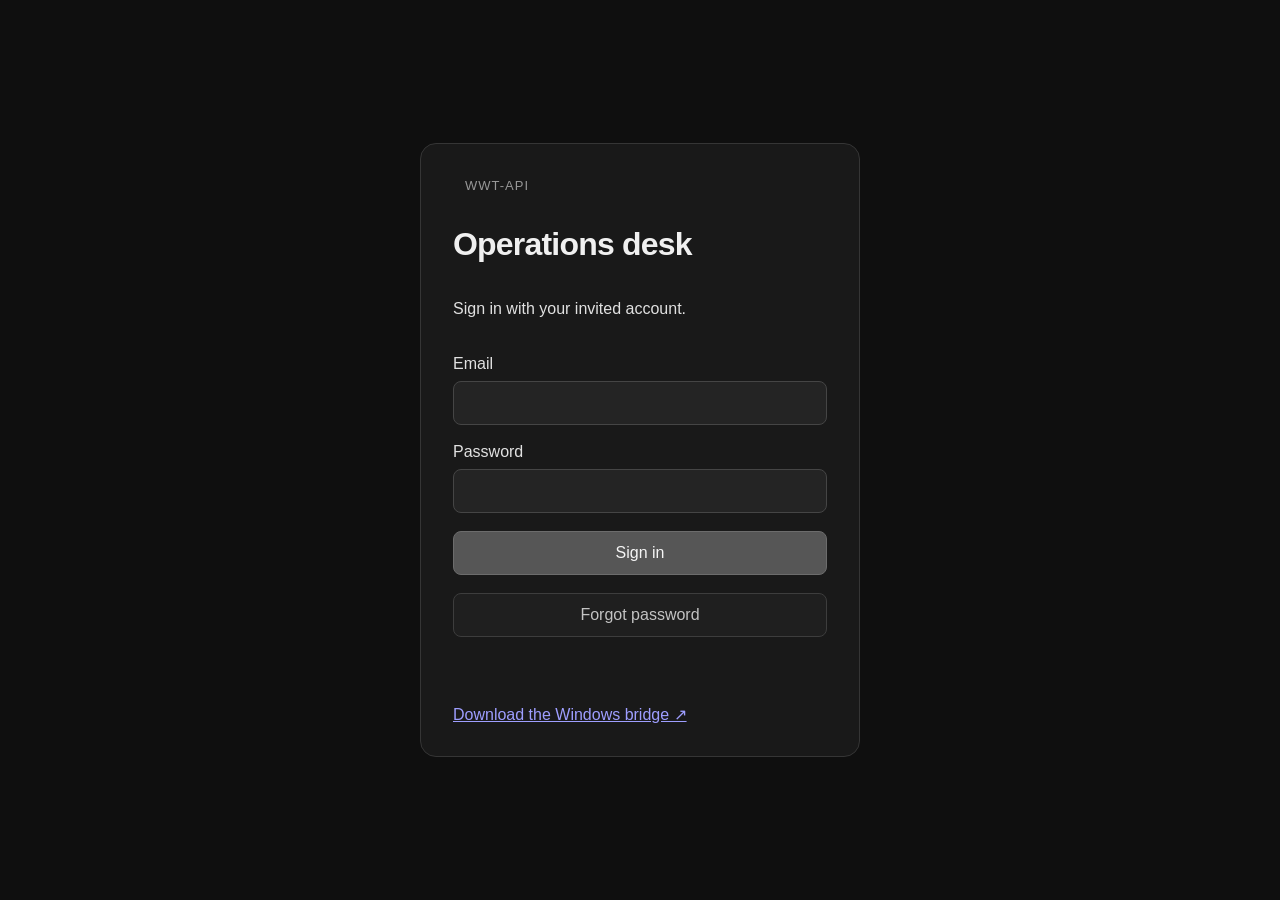
<file: index.html>
<!doctype html>
<html lang="en">
<head>
  <meta name="referrer" content="no-referrer">
  <meta http-equiv="Content-Security-Policy" content="default-src 'self'; script-src 'self'; style-src 'self'; connect-src https://lnjakwvacwsaixdguojm.supabase.co; img-src 'self' data:; object-src 'none'; base-uri 'none'; form-action 'self'">
  <meta charset="utf-8"><meta name="viewport" content="width=device-width,initial-scale=1"><meta name="color-scheme" content="dark">
  <title>Operations desk</title><link rel="stylesheet" href="./style.css?v=8ee2b8859084"><link rel="stylesheet" href="./dark.css?v=f3dc41549a09"><link rel="stylesheet" href="./cloud.css?v=37c2e67ea261"><script src="./cloud.js?v=5736d0b74c1e" type="module"></script>
</head>
<body>
  <aside class="sidebar">
    <a class="brand" href="./"><span class="brand-mark" aria-hidden="true"><svg viewBox="0 0 24 24"><rect x="3" y="3" width="7" height="7" rx="1.5"/><rect x="14" y="3" width="7" height="7" rx="1.5"/><rect x="3" y="14" width="7" height="7" rx="1.5"/><path d="M14 14h7v7h-7z"/></svg></span><span>Operations desk<small>Production operations</small></span></a>
    <p class="eyebrow">Overview</p>
    <nav aria-label="Main navigation">
      <button class="nav active" data-view="open" data-section="flags"><svg viewBox="0 0 24 24" aria-hidden="true"><path d="M5 21V4m0 0c5-4 9 4 14 0v10c-5 4-9-4-14 0"/></svg><span class="nav-label">Flags</span><span id="nav-count" class="nav-count">—</span></button>
      <button class="nav" data-view="salesforce" data-section="salesforce"><svg viewBox="0 0 24 24" aria-hidden="true"><path d="M6 18a4 4 0 0 1-1-7.9A6 6 0 0 1 16.5 8 5 5 0 0 1 18 18Z"/></svg><span class="nav-label">Salesforce</span><span id="sf-nav-count" class="nav-count">—</span></button>
      <button class="nav" data-view="servicenow" data-section="servicenow"><svg viewBox="0 0 24 24" aria-hidden="true"><path d="M6 18a4 4 0 0 1-1-7.9A6 6 0 0 1 16.5 8 5 5 0 0 1 18 18Z"/></svg><span class="nav-label">ServiceNow</span><span id="sn-nav-count" class="nav-count">—</span></button>
    </nav>
    <div class="sidebar-foot"><p class="eyebrow">Current scope</p><span id="sidebar-scope">WPC · L4 · Rack &amp; Stack</span><span class="readonly-dot">Read only</span><a class="mes-link" href="https://spoopylocal.github.io/wwt-api-pages/bridge/" target="_blank" rel="noopener noreferrer">Download bridge ↗</a></div>
  </aside>
  <main>
    <header class="compact-header"><div><p class="eyebrow">Operations overview</p><h1 id="workspace-label">Flags</h1></div><div class="header-actions"><button id="export" class="secondary"><svg viewBox="0 0 24 24" aria-hidden="true"><path d="M12 3v12m-4-4 4 4 4-4M5 16v5h14v-5"/></svg>Export</button><button id="refresh" class="primary">Refresh flags</button></div></header>
    <div class="freshness"><span id="freshness">No report loaded</span><span id="coverage"></span></div>
    <div id="message" role="status" hidden></div>
    <div id="flags-content">
      <section class="metrics" aria-label="Flag summary">
        <button class="metric" data-view="open"><span class="metric-label">Open flags</span><svg viewBox="0 0 24 24" aria-hidden="true"><path d="M5 21V4m0 0c5-4 9 4 14 0v10c-5 4-9-4-14 0"/></svg><strong id="metric-open">—</strong><span class="metric-hint">Current exceptions <span aria-hidden="true">↗</span></span></button>
        <button class="metric" data-view="orders"><span class="metric-label">WOs at risk</span><svg viewBox="0 0 24 24" aria-hidden="true"><path d="m12 3 10 18H2Zm0 6v5m0 3v.1"/></svg><strong id="metric-risk">—</strong><span class="metric-hint">Delivery attention <span aria-hidden="true">↗</span></span></button>
        <button class="metric" data-view="stale"><span class="metric-label">Need an update</span><svg viewBox="0 0 24 24" aria-hidden="true"><circle cx="12" cy="12" r="9"/><path d="M12 7v5l3 2"/></svg><strong id="metric-stale">—</strong><span class="metric-hint">Follow-up needed <span aria-hidden="true">↗</span></span></button>
        <button class="metric" data-view="ready"><span class="metric-label">Closure review</span><svg viewBox="0 0 24 24" aria-hidden="true"><rect x="5" y="4" width="14" height="17" rx="2"/><path d="M9 4V2h6v2M8 12l3 3 5-6"/></svg><strong id="metric-ready">—</strong><span class="metric-hint">Review the evidence <span aria-hidden="true">↗</span></span></button>
      </section>
      <section class="report-panel">
        <div class="panel-heading"><div><p id="view-kicker" class="sr-only"></p><h2 id="view-title">Open flags</h2></div><span id="result-count" class="count-label"></span></div>
        <nav class="view-tabs" aria-label="Flag views">
          <button class="view-tab active" data-view="open">Open</button><button class="view-tab" data-view="changed">Recent changes</button><button class="view-tab" data-view="recent">Recently updated</button><button class="view-tab" data-view="stale">Needs an update</button><button class="view-tab" data-view="ready">Closure review</button><button class="view-tab" data-view="orders">Work order risk</button><button class="view-tab" data-view="all">History</button>
        </nav>
        <div class="filters">
          <label class="search"><svg viewBox="0 0 24 24" aria-hidden="true"><circle cx="10.5" cy="10.5" r="6.5"/><path d="m16 16 5 5"/></svg><span class="sr-only">Search report</span><input id="search" type="search" placeholder="Search flags, WOs, CCCs, or GICREQs"></label>
          <div class="filter-options"><label><span class="sr-only">Owner</span><select id="owner"><option value="">All owners</option></select></label><label><span class="sr-only">Sort</span><select id="sort"><option value="risk">Highest risk</option><option value="updated">Recently updated</option><option value="stale">Oldest update</option><option value="oldest">Oldest flag</option><option value="newest">Newest flag</option><option value="score">Closure confidence</option></select></label></div>
        </div>
        <p id="view-note" class="view-note"></p><div id="table-wrap"><div class="empty">Refresh flags to get started.</div></div>
      </section>
      <details class="method"><summary>About the estimates</summary><p id="score-method"></p><p>Risk and closure estimates are separate from Salesforce status. Verify the evidence before requesting closure.</p></details>
      <details class="method" id="warnings"><summary id="warning-title">Coverage notes</summary><div id="warning-content"></div></details>
    </div>
    <section id="salesforce-content" class="report-panel" hidden>
      <div class="panel-heading"><div><p class="panel-kicker">Production queue</p><h2>NAIC1 L4 Production</h2><p class="panel-subtitle">All cases in the Salesforce queue</p></div><span id="sf-result-count" class="count-label"></span></div>
      <div class="filters queue-filters">
        <label class="search"><svg viewBox="0 0 24 24" aria-hidden="true"><circle cx="10.5" cy="10.5" r="6.5"/><path d="m16 16 5 5"/></svg><span class="sr-only">Search Salesforce queue</span><input id="sf-search" type="search" placeholder="Search CCC, subject, or owner"></label>
        <div class="filter-options"><label><span class="sr-only">Case status</span><select id="sf-status"><option value="">All statuses</option></select></label><label><span class="sr-only">Sort cases</span><select id="sf-sort"><option value="updated">Recently updated</option><option value="newest">Newest cases</option><option value="oldest">Oldest cases</option><option value="number">CCC number</option></select></label></div>
      </div>
      <div id="sf-table-wrap"><div class="empty">Refresh queue to load Salesforce cases.</div></div>
      <div class="pagination" id="sf-pagination" hidden><span id="sf-page-label" class="muted"></span><div><button id="sf-prev" class="secondary">Previous</button><button id="sf-next" class="secondary">Next</button></div></div>
    </section>
    <section id="servicenow-content" class="report-panel" hidden>
      <div class="panel-heading"><div><p class="panel-kicker">Support queue</p><h2>NAIC1 Noncon</h2><p class="panel-subtitle">All tickets assigned to this group, including closed tickets</p></div><span id="sn-result-count" class="count-label"></span></div>
      <div class="filters queue-filters">
        <label class="search"><svg viewBox="0 0 24 24" aria-hidden="true"><circle cx="10.5" cy="10.5" r="6.5"/><path d="m16 16 5 5"/></svg><span class="sr-only">Search ServiceNow queue</span><input id="sn-search" type="search" placeholder="Search GICREQ, subject, or owner"></label>
        <div class="filter-options"><label><span class="sr-only">Ticket status</span><select id="sn-status"><option value="">All statuses</option></select></label><label><span class="sr-only">Sort tickets</span><select id="sn-sort"><option value="updated">Recently updated</option><option value="newest">Newest tickets</option><option value="oldest">Oldest tickets</option><option value="number">GICREQ number</option></select></label></div>
      </div>
      <div id="sn-table-wrap"><div class="empty">Refresh queue to load ServiceNow tickets.</div></div>
      <div class="pagination" id="sn-pagination" hidden><span id="sn-page-label" class="muted"></span><div><button id="sn-prev" class="secondary">Previous</button><button id="sn-next" class="secondary">Next</button></div></div>
    </section>
    <footer><span>Operations desk</span><span>Times shown in Central Time.</span></footer>
  </main>
  <dialog id="detail"><div class="detail-top"><div><p class="eyebrow" id="detail-kicker"></p><h2 id="detail-title"></h2></div><button id="close-detail" class="icon-button" aria-label="Close details">×</button></div><div id="detail-body"></div></dialog>
</body>
</html>
</file>
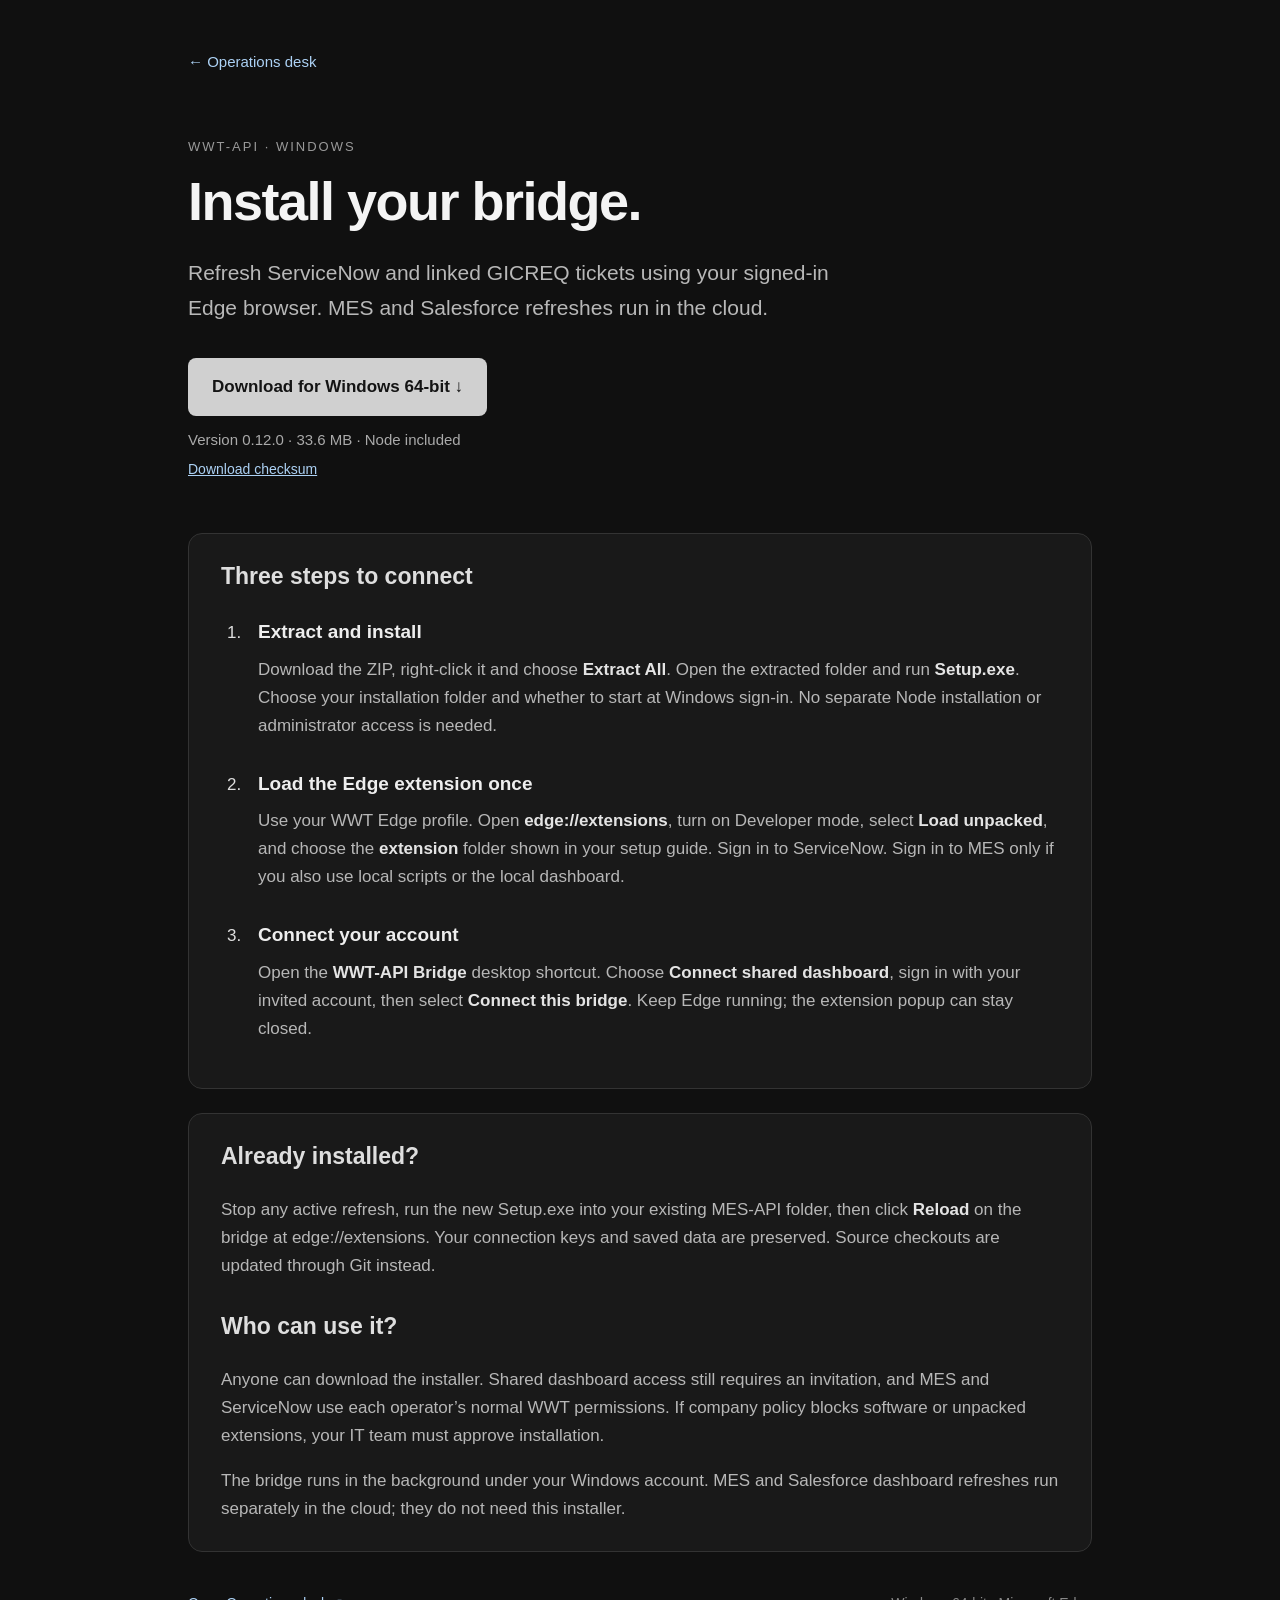
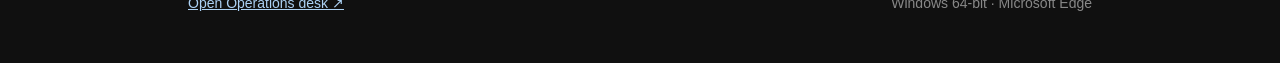
<file: bridge/index.html>
<!doctype html>
<html lang="en"><head><meta charset="utf-8"><meta name="viewport" content="width=device-width,initial-scale=1"><meta name="referrer" content="no-referrer"><meta http-equiv="Content-Security-Policy" content="default-src 'none'; style-src 'self'; base-uri 'none'; form-action 'none'"><title>Install the WWT-API bridge</title><link rel="stylesheet" href="download.css"></head>
<body><main><a class="back" href="../">← Operations desk</a><p class="eyebrow">WWT-API · Windows</p><h1>Install your bridge.</h1><p class="intro">Refresh ServiceNow and linked GICREQ tickets using your signed-in Edge browser. MES and Salesforce refreshes run in the cloud.</p><div class="download"><a class="primary" href="WWT-API-Bridge-Windows-x64.zip" download>Download for Windows 64-bit ↓</a><p>Version 0.12.0 · 33.6 MB · Node included</p><a href="SHA256SUMS.txt">Download checksum</a></div><section><h2>Three steps to connect</h2><ol><li><h3>Extract and install</h3><p>Download the ZIP, right-click it and choose <strong>Extract All</strong>. Open the extracted folder and run <strong>Setup.exe</strong>. Choose your installation folder and whether to start at Windows sign-in. No separate Node installation or administrator access is needed.</p></li><li><h3>Load the Edge extension once</h3><p>Use your WWT Edge profile. Open <strong>edge://extensions</strong>, turn on Developer mode, select <strong>Load unpacked</strong>, and choose the <strong>extension</strong> folder shown in your setup guide. Sign in to ServiceNow. Sign in to MES only if you also use local scripts or the local dashboard.</p></li><li><h3>Connect your account</h3><p>Open the <strong>WWT-API Bridge</strong> desktop shortcut. Choose <strong>Connect shared dashboard</strong>, sign in with your invited account, then select <strong>Connect this bridge</strong>. Keep Edge running; the extension popup can stay closed.</p></li></ol></section><section class="notes"><h2>Already installed?</h2><p>Stop any active refresh, run the new Setup.exe into your existing MES-API folder, then click <strong>Reload</strong> on the bridge at edge://extensions. Your connection keys and saved data are preserved. Source checkouts are updated through Git instead.</p><h2>Who can use it?</h2><p>Anyone can download the installer. Shared dashboard access still requires an invitation, and MES and ServiceNow use each operator’s normal WWT permissions. If company policy blocks software or unpacked extensions, your IT team must approve installation.</p><p>The bridge runs in the background under your Windows account. MES and Salesforce dashboard refreshes run separately in the cloud; they do not need this installer.</p></section><footer><a href="../">Open Operations desk ↗</a><span>Windows 64-bit · Microsoft Edge</span></footer></main></body></html>
</file>
<file: style.css>
:root{color-scheme:dark;font-size:16px;font-family:"Segoe UI",Arial,sans-serif;font-synthesis:none;color:#e1e1e1;background:#0f0f0f;--accent:#d0d0d0;--muted:#979797;--line:#2f2f2f;--panel:#191919;--raised:#232323}
*{box-sizing:border-box}body{margin:0}button,input,select{font:inherit}button,a{touch-action:manipulation}button{cursor:pointer}button:disabled{cursor:default;opacity:.4}[hidden]{display:none!important}
svg{width:18px;height:18px;fill:none;stroke:currentColor;stroke-width:1.7;stroke-linecap:round;stroke-linejoin:round;flex-shrink:0}
button:focus-visible,a:focus-visible,input:focus-visible,select:focus-visible,summary:focus-visible{outline:2px solid #bebebe;outline-offset:3px}
.sidebar{position:fixed;inset:0 auto 0 0;width:260px;padding:30px 18px 22px;display:flex;flex-direction:column;border-right:1px solid #292929;background:#141414}
.brand{display:flex;align-items:center;gap:11px;color:#e8e8e8;text-decoration:none;font-size:18px;font-weight:600;letter-spacing:-.3px;margin:0 7px 48px}.brand-mark{display:grid;place-items:center;width:35px;height:35px;border:1px solid #404040;background:#282828;border-radius:10px;color:#d9d9d9}.brand-mark svg{width:21px;height:21px}.brand small{display:block;color:#939393;font-size:13px;font-weight:400;letter-spacing:.2px;margin-top:4px}
.eyebrow{font-size:13px;font-weight:500;letter-spacing:1px;text-transform:uppercase;color:var(--muted);margin:0 12px 12px}.sidebar nav{display:grid;gap:7px}
.nav{display:flex;align-items:center;gap:11px;background:transparent;border:1px solid transparent;border-radius:9px;padding:12px 13px;text-align:left;font-size:16px;font-weight:500;color:#acacac}.nav:hover{background:#212121;color:#e6e6e6}.nav.active{background:#2d2d2d;border-color:#3b3b3b;color:#f1f1f1}.nav svg{color:#949494}.nav.active svg{color:#d6d6d6}.nav-label{flex:1}.nav-count{font-size:13px;font-weight:400;border:1px solid #464646;border-radius:5px;padding:2px 5px;min-width:26px;text-align:center;font-variant-numeric:tabular-nums;color:#c2c2c2}
.sidebar-foot{margin-top:auto;border-top:1px solid var(--line);padding:20px 10px 0;font-size:14px;line-height:1.8;color:#b7b7b7;display:grid;gap:6px}.sidebar-foot .eyebrow{margin:0 0 3px;font-size:12px}.readonly-dot{color:#939393;font-size:13px}.readonly-dot:before{content:'';display:inline-block;width:5px;height:5px;border-radius:50%;background:#a2a2a2;margin-right:7px}
main{margin-left:260px;padding:34px 36px 20px;max-width:2000px}.compact-header{display:flex;justify-content:space-between;align-items:center;gap:20px}.compact-header .eyebrow{margin:0 0 9px;font-size:12px}h1{font-size:32px;font-weight:600;letter-spacing:-.8px;margin:0;color:#f0f0f0}h2{font-size:23px;font-weight:550;letter-spacing:-.4px;margin:0}h3{font-weight:550}.header-actions{display:flex;gap:10px;align-items:center}
.primary,.secondary{display:inline-flex;align-items:center;justify-content:center;gap:8px;min-height:44px;padding:9px 15px;font-size:16px;font-weight:500;border-radius:8px;white-space:nowrap}.primary{background:#565656;border:1px solid #6c6c6c;color:#f5f5f5}.primary:hover{background:#6a6a6a}.secondary{border:1px solid #3d3d3d;background:#1f1f1f;color:#c3c3c3}.secondary:hover{background:#2e2e2e;color:#f2f2f2}.header-actions svg{width:15px;height:15px}
.freshness{display:flex;flex-wrap:wrap;justify-content:space-between;gap:7px 20px;color:var(--muted);font-size:13px;margin:14px 0 27px}.metrics{display:grid;grid-template-columns:repeat(4,minmax(0,1fr));gap:17px;margin-bottom:27px}.metric{position:relative;display:grid;grid-template-columns:1fr 30px;gap:7px;align-items:center;background:#1d1d1d;border:1px solid #353535;border-radius:12px;padding:17px 20px;text-align:left;color:#b8b8b8}.metric:hover{background:#262626;border-color:#5c5c5c}.metric-label{font-size:16px;font-weight:500}.metric>svg{justify-self:end;color:#a5a5a5;width:18px;height:18px}.metric strong{grid-column:1/-1;font-size:36px;font-weight:550;letter-spacing:-1px;line-height:1.2;color:#f1f1f1;font-variant-numeric:tabular-nums}.metric-hint{grid-column:1/-1;display:flex;align-items:center;justify-content:space-between;font-size:13px;color:#8d8d8d;margin-top:3px}.metric-hint span{font-size:18px;color:#959595}
.report-panel{background:var(--panel);border:1px solid var(--line);border-radius:13px;overflow:hidden}.panel-heading{display:flex;align-items:center;justify-content:space-between;gap:18px;padding:22px 23px 18px}.count-label{font-size:13px;color:#adadad;border:1px solid #3a3a3a;background:#242424;border-radius:6px;padding:5px 8px;white-space:nowrap}.count-label:empty{display:none}.panel-kicker{margin:0 0 9px;font-size:13px;letter-spacing:.5px;color:#959595}.panel-subtitle{color:var(--muted);font-size:14px;margin:8px 0 0}.muted{font-size:14px;color:var(--muted)}
.view-tabs{display:flex;gap:24px;overflow-x:auto;overflow-y:hidden;border-bottom:1px solid var(--line);margin:0 23px}.view-tab{flex-shrink:0;background:none;border:0;border-bottom:2px solid transparent;border-radius:0;padding:5px 0 14px;margin-bottom:0;color:#929292;font-size:16px;white-space:nowrap}.view-tab:hover{color:#e5e5e5}.view-tab.active{color:#f0f0f0;border-bottom-color:#c0c0c0;font-weight:500}
.filters{display:flex;align-items:center;justify-content:space-between;gap:20px;padding:18px 23px}.filters label{display:block}.filters .search{position:relative;flex:1;max-width:600px}.search>svg{position:absolute;left:12px;top:50%;transform:translateY(-50%);width:16px;height:16px;color:#929292;pointer-events:none}.filter-options{display:flex;gap:9px}.filters input,.filters select{min-height:44px;width:100%;border:1px solid #393939;background:#242424;border-radius:7px;padding:9px 12px;font-size:16px;color:#cbcbcb}.filters input{padding-left:36px}.filters input::placeholder{color:#8f8f8f;opacity:1}.filters select{width:auto;max-width:260px}.queue-filters{border-top:1px solid var(--line)}.view-note{font-size:14px;line-height:1.5;color:var(--muted);margin:0 23px 16px}.view-note:empty{display:none}
#table-wrap,#sf-table-wrap{overflow:auto;border-top:1px solid var(--line);max-height:clamp(280px,calc(100vh - 535px),650px)}#sf-table-wrap{max-height:clamp(280px,calc(100vh - 360px),750px)}table{border-collapse:collapse;width:100%;font-size:16px}th{position:sticky;top:0;z-index:1;background:#242424;text-align:left;font-size:13px;font-weight:500;letter-spacing:.1px;color:#a8a8a8;padding:14px 16px;white-space:nowrap}td{border-top:1px solid #2e2e2e;padding:14px 16px;vertical-align:middle;line-height:1.6}td:first-child,th:first-child{padding-left:23px}td:last-child,th:last-child{padding-right:23px}tbody tr:hover{background:#222222}td small{display:block;font-size:13px;line-height:1.5;color:var(--muted);margin-top:3px}
.flag-link,.mes-link{color:var(--accent);font-weight:550;background:none;border:0;padding:0;font-size:16px;text-align:left;text-decoration:none}.flag-link:hover,.mes-link:hover{text-decoration:underline;color:#f1f1f1}.flag-link{white-space:nowrap}.issue{min-width:230px;max-width:480px}.issue strong{font-size:16px;font-weight:500;color:#e0e0e0}.snippet{display:-webkit-box;-webkit-line-clamp:1;-webkit-box-orient:vertical;overflow:hidden;color:#a4a4a4;font-size:14px;margin-top:3px;white-space:pre-wrap;overflow-wrap:anywhere}.issue .snippet+.snippet{font-size:14px;color:#a0a0a0}.flags-table td:nth-child(5)>small,.flags-table td:nth-child(6)>small{display:none}.flags-table td:first-child>small:last-child{display:none}.case-subject{max-width:580px;min-width:230px}.case-subject>strong{font-weight:500}.case-date{white-space:nowrap;font-size:14px;color:#b3b3b3}.cases-table td{padding-top:17px;padding-bottom:17px}
.pill{display:inline-block;background:#303030;color:#c6c6c6;border:1px solid #3e3e3e;border-radius:5px;padding:3px 8px;font-size:13px;font-weight:400;white-space:nowrap}.risk-3{color:#dda69f;background:#37292c;border-color:#4b3439}.risk-2{color:#d5b988;background:#332f26;border-color:#494132}.risk-1{color:#bdbdbd;background:#2d2d2d;border-color:#404040}.risk-0{color:#b6b6b6;background:#2d2d2d;border-color:#404040}.badge-line{display:flex;gap:6px;flex-wrap:wrap}.score{font-size:20px;font-weight:500;color:#cecece;white-space:nowrap}.score em{font-size:13px;color:var(--muted);font-weight:400;font-style:normal}.meter{display:flex;gap:2px;margin-top:5px}.meter i{width:5px;height:3px;background:#3b3b3b}.meter i.on{background:#acacac}.meter.low i.on{background:#8a8a8a}.age{white-space:nowrap;font-size:14px}.ccc-label{color:#b2b2b2;font-size:13px!important;margin:0 0 3px!important}.changed{color:var(--accent)}
.empty{padding:70px 20px;text-align:center;font-size:16px;color:var(--muted);line-height:1.8}.empty small{font-size:14px}.pagination{display:flex;justify-content:space-between;align-items:center;gap:15px;border-top:1px solid var(--line);padding:15px 23px}.pagination>div{display:flex;gap:8px}.pagination .secondary{min-height:40px;padding:6px 11px;font-size:14px}.method{color:var(--muted);font-size:14px;margin:16px 2px 0;line-height:1.7}.method summary{cursor:pointer;font-size:13px}.method p{max-width:1000px}.warning-list{padding-left:18px}footer{display:flex;justify-content:space-between;gap:15px;margin-top:26px;font-size:13px;color:#969696}#message{margin:0 0 20px;border:1px solid #444444;background:#212121;border-radius:8px;padding:10px 14px;font-size:16px;line-height:1.6;color:#c5c5c5}#message.error{border-color:#59413b;color:#d9afa4}
dialog{position:fixed;inset:16px 16px 16px auto;width:min(780px,94vw);max-width:94vw;height:calc(100vh - 32px);max-height:calc(100vh - 32px);margin:0;padding:0;border:1px solid #414141;border-radius:13px;background:#1c1c1c;color:#e1e1e1;box-shadow:-12px 0 70px #0006}dialog::backdrop{background:#05080caa}.detail-top{position:sticky;top:0;z-index:5;display:flex;align-items:center;justify-content:space-between;gap:20px;padding:25px 29px;border-bottom:1px solid var(--line);background:#202020}.detail-top .eyebrow{margin:0 0 9px;font-size:13px}.detail-top h2{font-size:24px;line-height:1.4}.icon-button{display:grid;place-items:center;background:#2e2e2e;border:1px solid #414141;color:#c2c2c2;font-size:26px;width:38px;height:38px;border-radius:8px;flex-shrink:0}.icon-button:hover{background:#404040}#detail-body{padding:23px 29px 35px;font-size:16px;line-height:1.7}.detail-grid{display:grid;grid-template-columns:repeat(3,1fr);gap:1px;border:1px solid #373737;background:#373737;border-radius:8px;overflow:hidden;margin:23px 0}.detail-grid>div{background:#252525;padding:13px}.detail-grid span{display:block;font-size:13px;color:#a0a0a0;margin-bottom:5px}.detail-grid strong{font-weight:500;font-size:16px;overflow-wrap:anywhere}.detail-block{border-top:1px solid var(--line);padding-top:22px;margin-top:25px}.detail-block:first-child{border-top:0;padding-top:0;margin-top:0}.detail-block h3{font-size:18px;margin:0 0 12px}.detail-block h4{font-size:16px;margin:22px 0 10px;font-weight:500}.detail-block p,.detail-block li{font-size:16px;line-height:1.8}.preserve{white-space:pre-wrap;overflow-wrap:anywhere}.action-box{border:1px solid #454545;background:#282828;border-radius:9px;padding:16px;margin:25px 0}.action-box h3{font-size:16px;color:#cfcfcf;margin:0 0 8px}.action-box p{font-size:16px;line-height:1.75;margin:0}.comment{border:1px solid #353535;background:#212121;border-radius:8px;padding:15px;margin:12px 0}.comment p{margin:0;font-size:16px;line-height:1.75}.comment .meta{font-size:13px;color:#9c9c9c;margin:0 0 9px}.salesforce-block .detail-grid{margin:20px 0}.sf-error{color:#dbad9b}.score-explanation{padding-left:18px;font-size:16px}.sr-only{position:absolute;width:1px;height:1px;overflow:hidden;clip:rect(0,0,0,0)}
@media(min-width:1600px){main{padding:36px 44px}.issue{max-width:650px}.metric{padding:18px 22px}}
@media(max-width:1100px){.sidebar{width:228px;padding:27px 13px}.brand{font-size:16px;gap:8px}.brand small{font-size:12px}main{margin-left:228px;padding:27px 23px}.metrics{gap:10px}.metric{padding:15px}.metric-label{font-size:14px}.view-tabs{gap:19px}.case-subject{min-width:190px}.filter-options{gap:6px}.filters{gap:10px}.filters select{max-width:180px}}
@media(max-width:800px){.sidebar{position:static;width:100%;height:auto;padding:17px 20px;border-right:0;border-bottom:1px solid var(--line)}.brand{margin:0 0 17px}.sidebar nav{display:flex;gap:10px}.nav{padding:9px 13px;min-width:145px}.sidebar>.eyebrow,.sidebar-foot{display:none}main{margin:0;padding:23px 18px}.compact-header .eyebrow{display:none}h1{font-size:28px}.freshness{margin:12px 0 20px}.metrics{grid-template-columns:repeat(2,minmax(0,1fr));gap:10px}.metric{padding:14px 17px}.metric strong{font-size:32px}.metric-hint{display:none}.panel-heading{padding:18px;align-items:flex-start}h2{font-size:22px}.view-tabs{margin:0 18px}.filters{flex-wrap:wrap;padding:16px 18px}.filters .search{flex-basis:100%;max-width:none}.filter-options{width:100%;gap:8px}.filter-options label{flex:1;min-width:0}.filters select{width:100%;max-width:100%}#table-wrap,#sf-table-wrap{max-height:65vh}.detail-grid{grid-template-columns:repeat(2,1fr)}.detail-top,#detail-body{padding:20px}.count-label{font-size:12px}.pagination{padding:14px 18px}dialog{inset:8px 8px 8px auto;height:calc(100vh - 16px);max-height:calc(100vh - 16px)}.flags-table thead{display:none}.flags-table,.flags-table tbody{display:block}.flags-table tr{display:grid;grid-template-columns:1fr 1fr;border-top:1px solid var(--line);padding:8px 13px}.flags-table td{border:0;padding:7px;min-width:0;max-width:none}.flags-table td:first-child{grid-column:1;grid-row:1}.flags-table td:nth-child(2){grid-column:1/-1;grid-row:2}.flags-table td:nth-child(5){grid-column:1/-1}.flags-table td:nth-child(6){grid-column:2;grid-row:1;text-align:right}.flags-table td:nth-child(6) .meter{justify-content:flex-end}.flags-table .snippet{-webkit-line-clamp:2}}
@media print{.sidebar,.header-actions,.filters,.view-tabs,.method,footer,.pagination{display:none}main{margin:0;padding:0}:root{color-scheme:light;color:#282828;background:white;--muted:#5f5f5f;--line:#d4d4d4}.report-panel,.metric{background:white;border-color:#d4d4d4}#table-wrap,#sf-table-wrap{max-height:none;overflow:visible}th{position:static;background:white;color:#282828}td,td small,.flag-link,.mes-link,.score,.metric strong,.metric span,h1,h2{color:#282828}dialog[open]{position:static;background:white;color:#282828;width:100%;max-width:none;height:auto;max-height:none;box-shadow:none}.detail-top,.detail-grid>div,.comment,.action-box{position:static;background:white;color:#282828}.icon-button{display:none}body:has(dialog[open]) main{display:none}}

.issue-heading{display:flex;align-items:baseline;justify-content:space-between;gap:12px}.issue-heading>strong{min-width:0;overflow:hidden;white-space:nowrap;text-overflow:ellipsis}.issue-heading>.ccc-label{flex-shrink:0;margin:0!important}.flags-table td{padding-top:12px;padding-bottom:12px}@media(max-width:800px){.issue-heading{flex-wrap:wrap;gap:3px}.issue-heading>strong{white-space:normal}.issue-heading>.ccc-label{margin-bottom:2px!important}.flags-table td{padding-top:7px;padding-bottom:7px}}

@media(max-width:800px){.compact-header{flex-wrap:wrap;gap:15px}.header-actions{flex-wrap:wrap}.panel-heading{flex-wrap:wrap;gap:10px}.nav{min-width:0;flex:1}.metric-label{font-size:15px}.metric{grid-template-columns:1fr 22px}.view-tabs{gap:22px}.filter-options{flex-wrap:wrap}.filter-options label{flex-basis:145px}.issue-heading>.ccc-label{white-space:normal}.detail-top h2{font-size:23px}}

/* Linked records use compact labels and expandable details. */
.ticket-label{color:#a9cbed!important}.linked-records{margin:24px 0}.linked-records>h3{margin:0 0 12px}.record-group{margin:12px 0;border:1px solid var(--line);border-radius:9px;background:var(--panel);overflow:hidden}.record-group>summary{padding:15px 18px;cursor:pointer;font-weight:550;line-height:1.5}.record-hint{font-size:14px;color:var(--muted);font-weight:400;margin-left:12px}.record-group[open]>summary{border-bottom:1px solid var(--line)}.record-group>.detail-block,.ticket-section{margin:0;padding:18px;border-top:0}.ticket-card+.ticket-card{border-top:1px solid var(--line);margin-top:24px;padding-top:24px}.ticket-heading{display:flex;flex-wrap:wrap;gap:10px;align-items:center}.ticket-heading>strong{color:#a9cbed}.ticket-card h3{margin:14px 0 6px}.ticket-card .detail-grid{margin:18px 0}.ticket-card .preserve{overflow-wrap:anywhere}.record-group>.action-box{margin:18px}.record-group>section{padding:18px}.ticket-section>p:first-child{margin-top:0}@media(max-width:680px){.record-hint{display:block;margin-left:20px}}

#sn-table-wrap{overflow:auto;border-top:1px solid var(--line);max-height:clamp(280px,calc(100vh - 360px),750px)}.tickets-table{min-width:900px}.tickets-table .case-subject{min-width:240px}.tickets-table td{vertical-align:top}
</file>
<file: dark.css>
/* Theme is consolidated in style.css. */
</file>
<file: cloud.css>
.signed-out>.sidebar,.signed-out>main{display:none}.auth-shell{min-height:100vh;display:grid;place-items:center;padding:24px}.auth-card{width:min(440px,100%);background:#191919;border:1px solid #353535;border-radius:16px;padding:32px;display:grid;gap:18px}.auth-card h1{margin:0}.auth-card label{display:grid;gap:8px}.auth-card input{width:100%;min-height:44px;background:#242424;color:#eee;border:1px solid #454545;border-radius:8px;padding:10px}.auth-card p{line-height:1.5}.cloud-tools{display:flex;gap:10px;align-items:center;flex-wrap:wrap;margin:18px 0}.cloud-tools small{color:#b7b7b7;margin-right:auto}.cloud-history{margin-top:28px;padding:20px;background:#191919;border:1px solid #353535;border-radius:12px}.cloud-history summary{cursor:pointer;font-weight:600}.cloud-history table{width:100%;margin-top:14px}.cloud-history td,.cloud-history th{padding:12px;text-align:left;border-bottom:1px solid #333}.cloud-history .error{color:#f0b8b8}.cloud-tools select{max-width:280px}.cloud-device-list{display:grid;gap:10px;margin:16px 0}.cloud-device-row{display:flex;gap:16px;align-items:center;justify-content:space-between}.connect-panel{padding:28px;border:1px solid #454545;border-radius:12px;margin:20px 0;background:#191919}.connect-panel input{margin:12px;max-width:340px}
</file>
<file: bridge/download.css>
:root{color-scheme:dark;font:17px/1.65 "Segoe UI",Arial,sans-serif;background:#101010;color:#dedede}*{box-sizing:border-box}body{margin:0}main{max-width:960px;margin:0 auto;padding:48px 28px}a{color:#acd1f4}a:focus-visible{outline:2px solid #acd1f4;outline-offset:5px}.back{font-size:15px;text-decoration:none}.eyebrow{margin:60px 0 12px;letter-spacing:2px;color:#999;font-size:13px;text-transform:uppercase}h1{font-size:clamp(34px,5vw,54px);letter-spacing:-1.5px;line-height:1.2;margin:0 0 22px;color:#f4f4f4}.intro{max-width:660px;font-size:21px;color:#b8b8b8}.download{margin:32px 0 50px}.primary{display:inline-block;background:#d0d0d0;color:#141414;border-radius:8px;padding:15px 24px;text-decoration:none;font-weight:650}.primary:hover{background:#eee}.download p{color:#aaa;font-size:15px;margin:12px 0 3px}.download>a:last-child{font-size:14px}section{border:1px solid #333;border-radius:14px;background:#191919;padding:28px 32px;margin:24px 0}h2{font-size:23px;line-height:1.3;margin:0 0 24px}h3{font-size:19px;color:#eee;margin:0 0 8px}ol{padding-left:25px;margin-bottom:0}li{padding-left:12px;margin-bottom:28px}li:last-child{margin-bottom:0}p{margin-top:0}li p,.notes p{color:#b7b7b7}.notes h2:not(:first-child){margin-top:32px}.notes p:last-child{margin-bottom:0}strong{color:#e4e4e4;font-weight:600}footer{display:flex;flex-wrap:wrap;justify-content:space-between;gap:16px;color:#888;font-size:14px;padding-top:16px}@media(max-width:600px){main{padding:30px 20px}section{padding:22px}.primary{width:100%;text-align:center}.eyebrow{margin-top:40px}}
</file>
